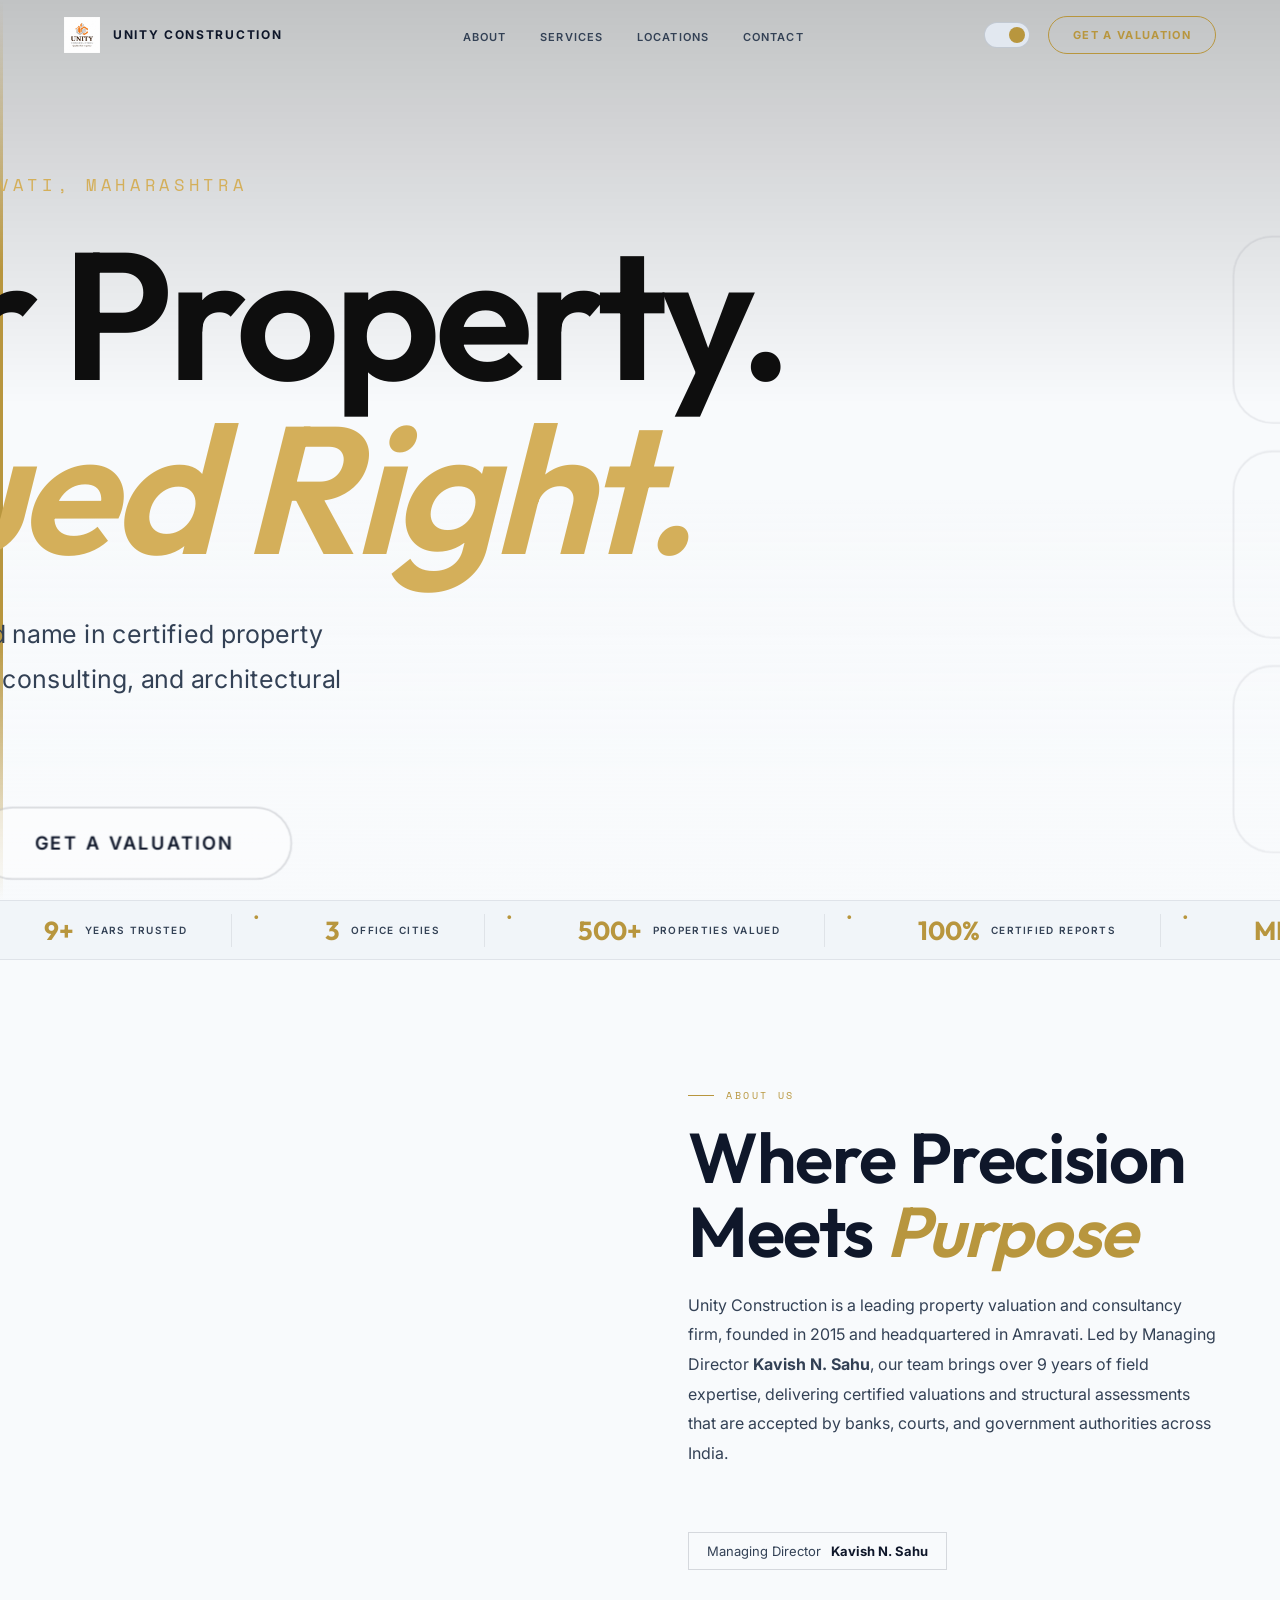
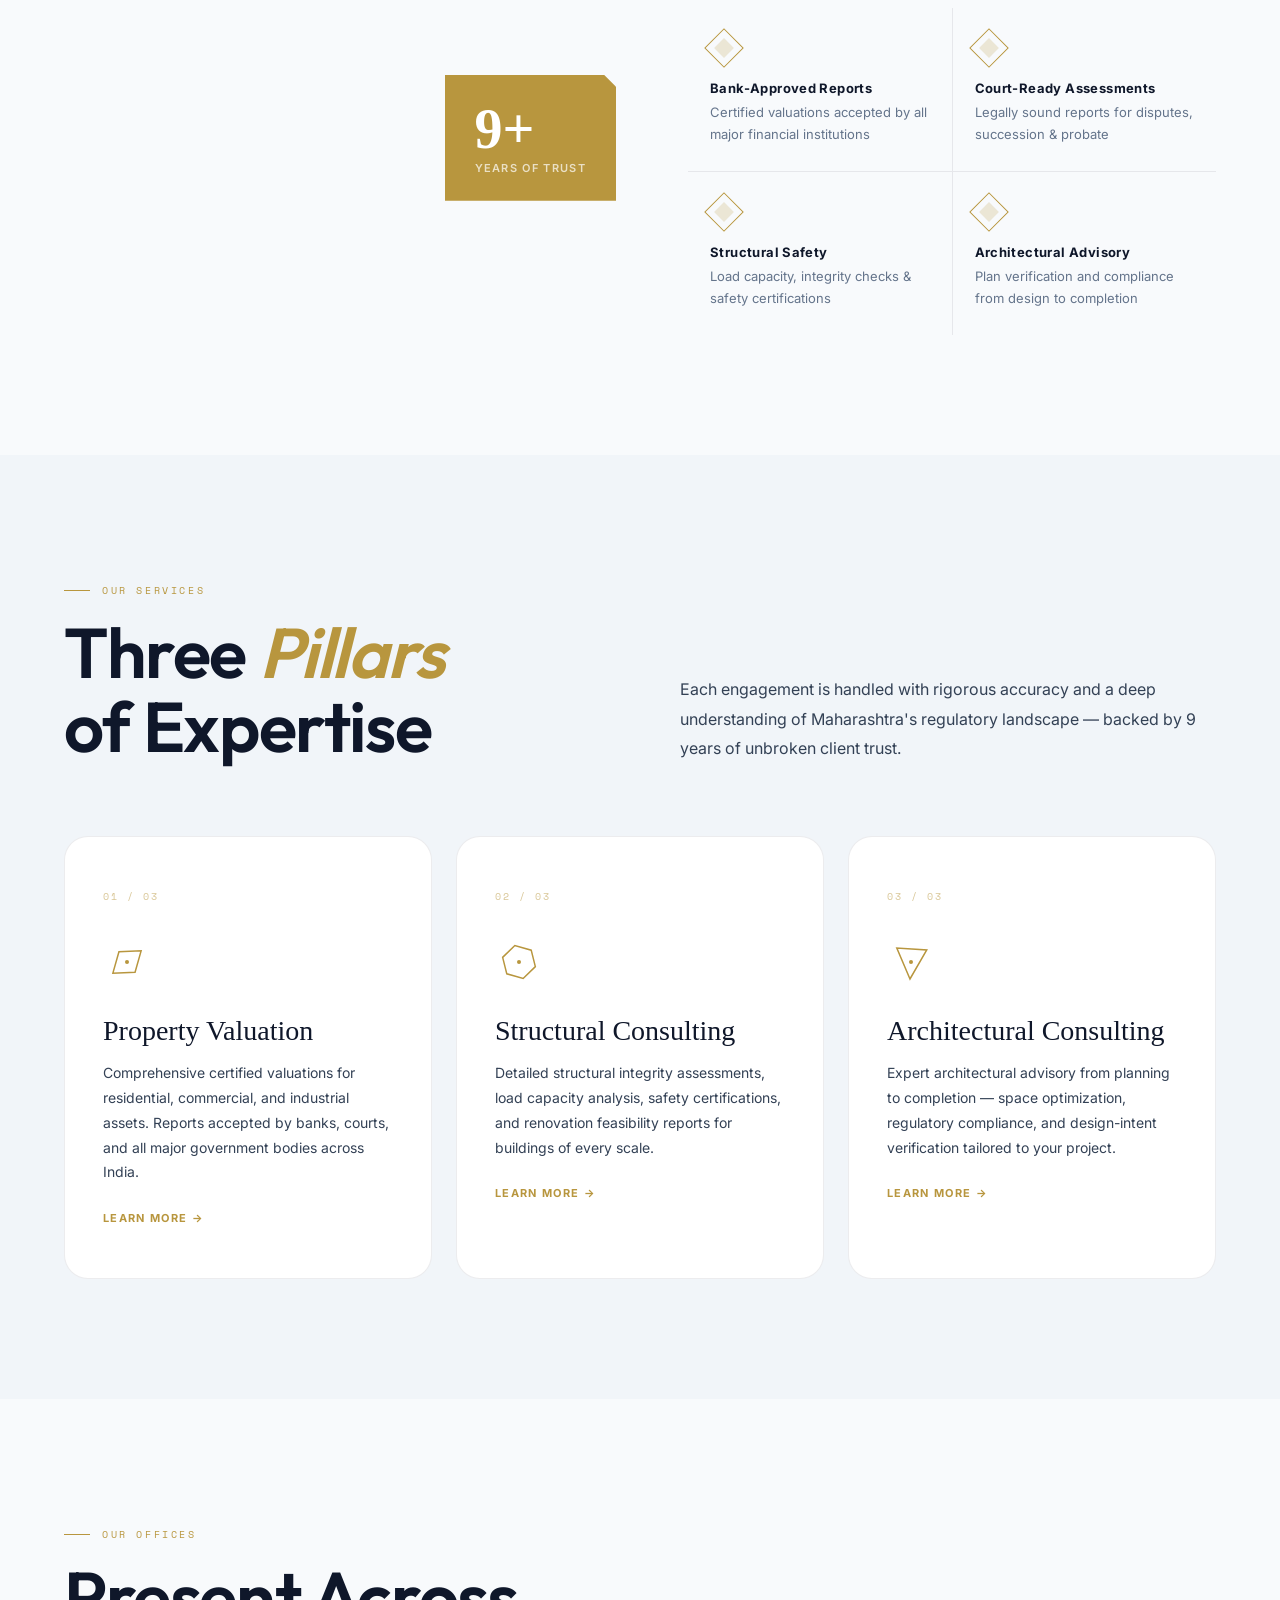
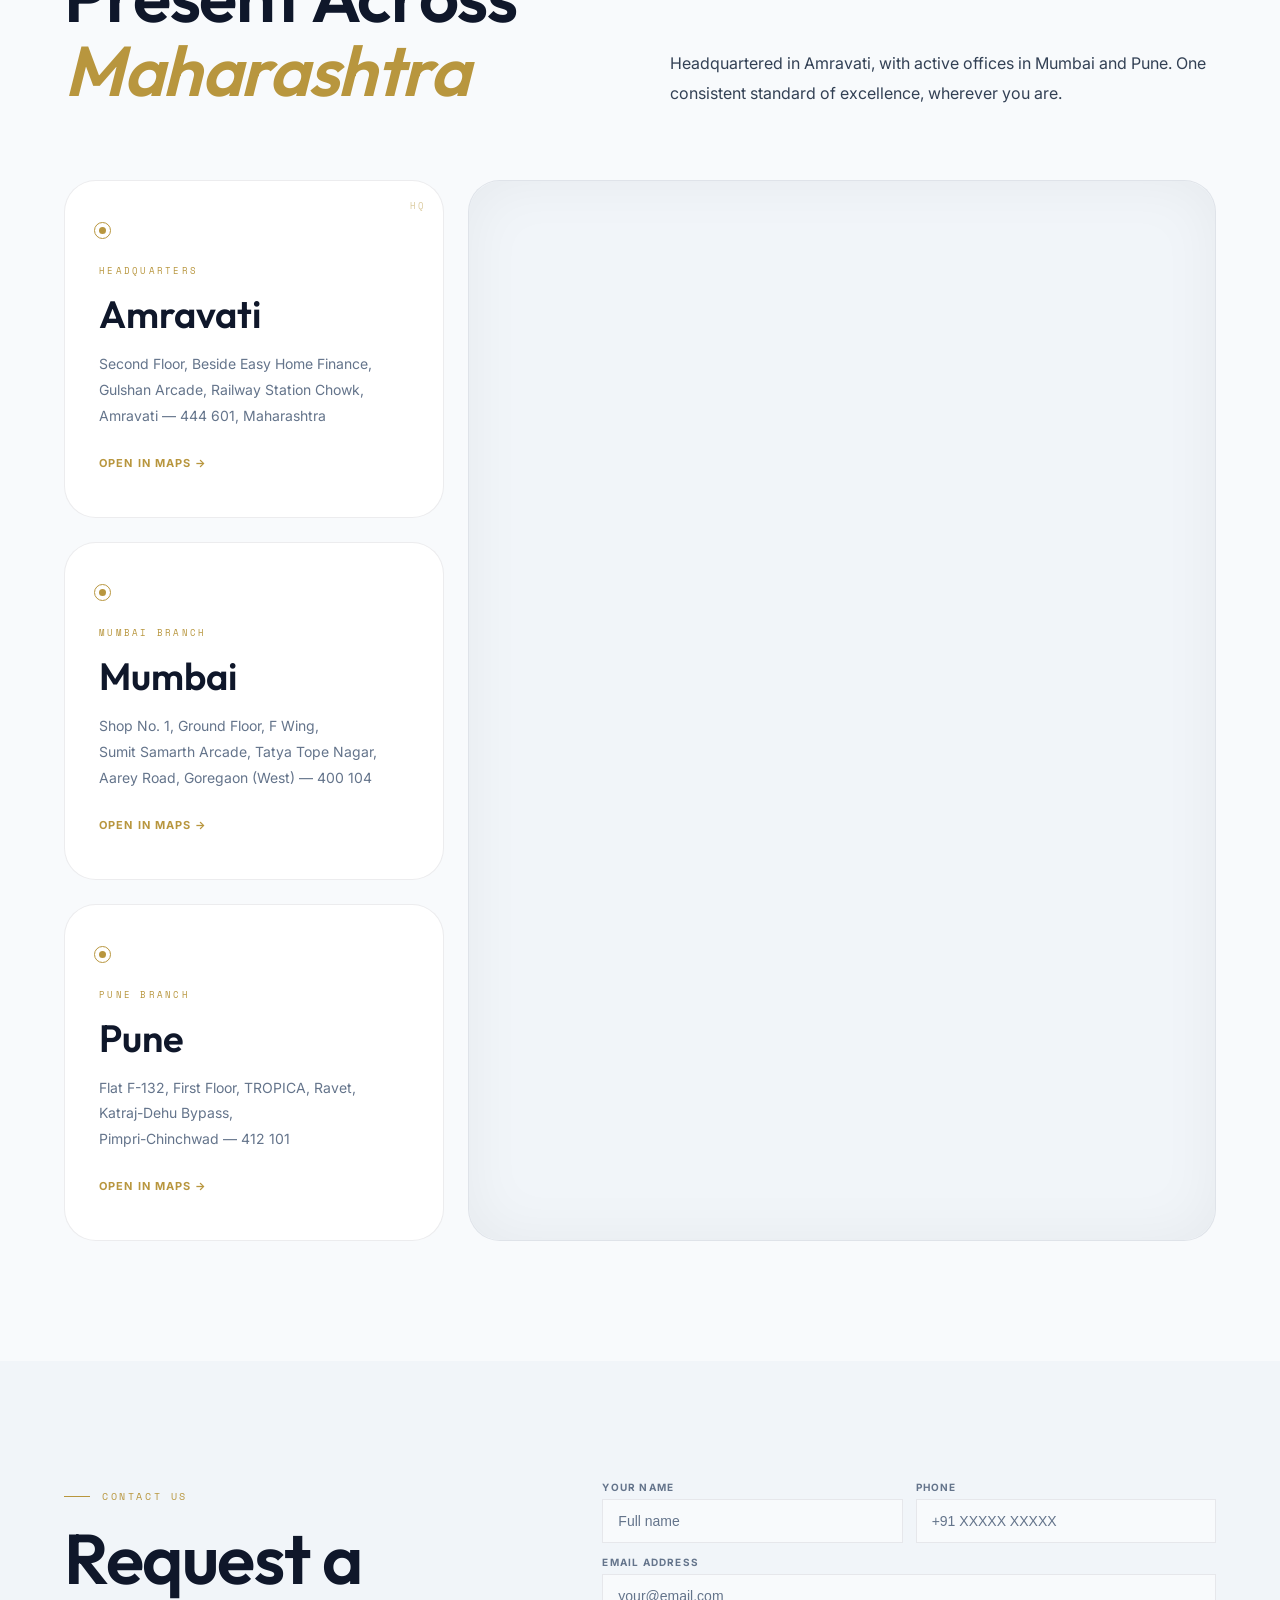
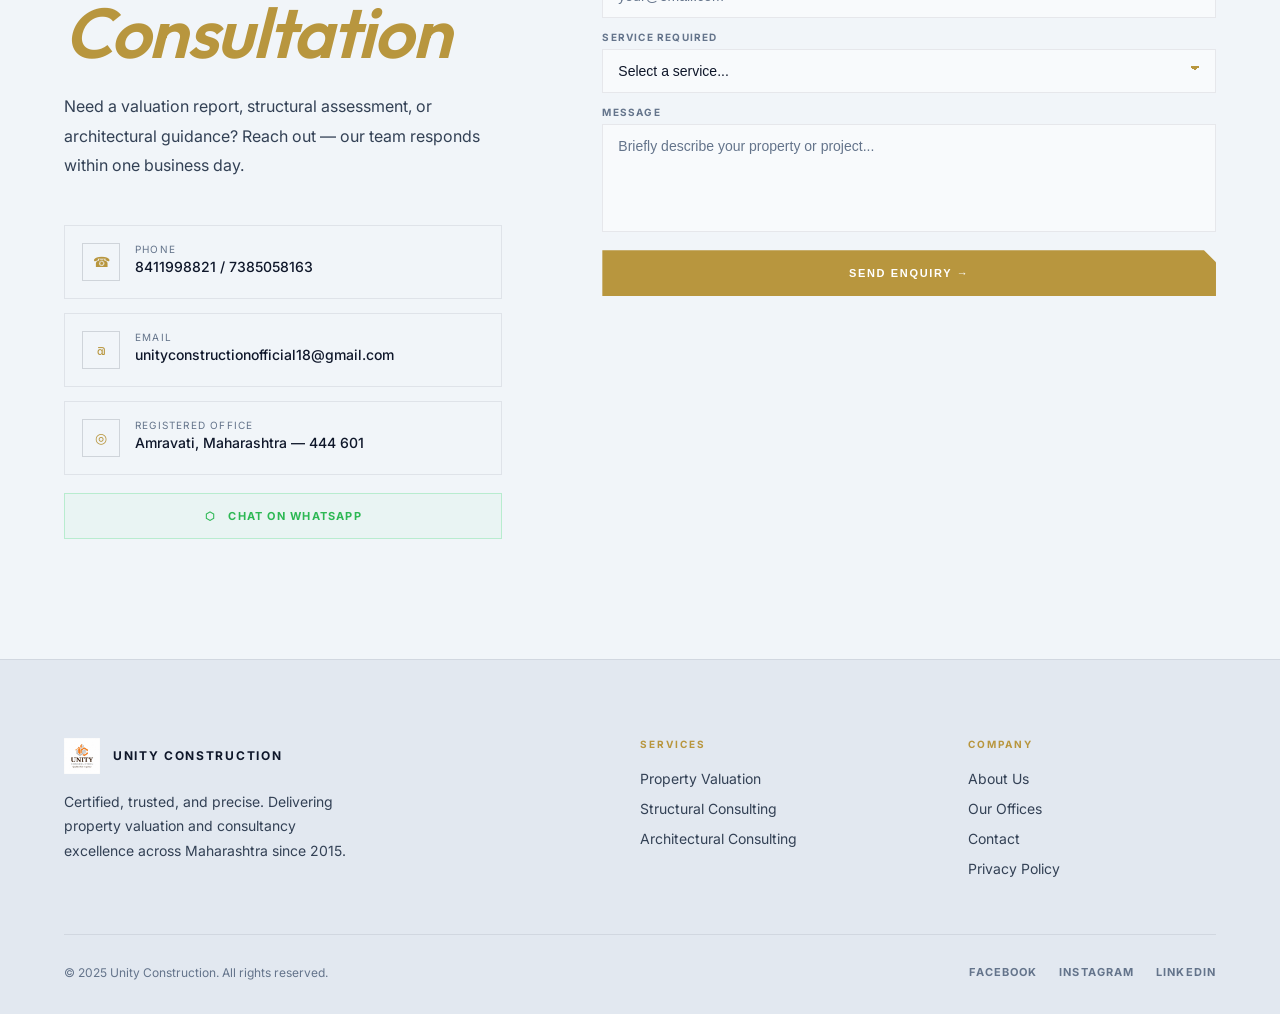
<file: index.html>
<!DOCTYPE html>
<html lang="en">
<head>
  <meta charset="UTF-8">
  <meta name="viewport" content="width=device-width, initial-scale=1.0">
  
  <!-- SEO Meta Tags -->
  <title>Unity Construction — Certified Property Valuation in Maharashtra</title>
  <meta name="description" content="Unity Construction delivers certified property valuation, structural safety consulting, and architectural advisory across Maharashtra. Trusted by banks, courts & government for 9+ years.">
  <meta name="keywords" content="property valuation Maharashtra, structural consulting, architectural advisory, Amravati, Mumbai, Pune, Kavish Sahu, bank valuation, certified valuation report">
  <meta name="author" content="Unity Construction">
  
  <link rel="preconnect" href="https://fonts.googleapis.com">
  <link rel="preconnect" href="https://fonts.gstatic.com" crossorigin>
  <link href="https://fonts.googleapis.com/css2?family=Inter:wght@400;500;600;700&family=Outfit:wght@300;400;500;600;700;800&family=Space+Mono:wght@400;700&display=swap" rel="stylesheet">
  
  <!-- Modular Stylesheet -->
  <link rel="stylesheet" href="css/styles.css">
</head>
<body data-theme="dark">

  <!-- ══ LOADING OVERLAY ══ -->
  <div id="loading-overlay">
    <div class="loading-logo">
      <img src="assets/logo.png" alt="Unity Construction" class="loading-logo-img">
    </div>
    <div class="loading-track">
      <div id="loading-bar"></div>
    </div>
    <span id="loading-percent">0%</span>
  </div>

  <!-- Custom Interactive Cursor -->
  <div id="cur"></div>
  <div id="cur-r"></div>
  
  <!-- Scroll Progress Bar -->
  <div id="sp"></div>

  <!-- ══ NAVIGATION ══ -->
  <nav id="nav">
    <a href="#" class="nlogo">
      <img src="assets/logo.png" alt="Unity Construction" class="nlogo-img">
      <span class="nlogo-name">Unity Construction</span>
    </a>
    <ul class="nlinks">
      <li><a href="#about">About</a></li>
      <li><a href="#services">Services</a></li>
      <li><a href="#locations">Locations</a></li>
      <li><a href="#contact">Contact</a></li>
    </ul>
    <div class="nr">
      <button class="tt" id="tt" title="Toggle theme"></button>
      <button class="ncta" id="enquire-now-btn">Get a Valuation</button>
    </div>
  </nav>

  <!-- ══ HERO SECTION ══ -->
  <section id="hero">
    <div class="hero-sticky">
      <!-- Video — ambient looping background -->
      <video id="hero-video" src="assets/video/hero.mp4" autoplay loop muted playsinline preload="auto"></video>

      <!-- Gradient overlays -->
      <div class="hov-top"></div>
      <div class="hov-line"></div>

      <!-- Hero text overlay -->
      <div id="hero-text">
        <div class="hcontent">
          <div class="hleft">
            <div class="htag">Est. 2015 &nbsp;·&nbsp; Amravati, Maharashtra</div>
            <h1 class="ht">Your Property.<br><em>Valued Right.</em></h1>
            <p class="hsubt">Maharashtra's most trusted name in certified property valuation, structural safety consulting, and architectural advisory — for 9+ years.</p>
            <div class="hbtns">
              <button class="bpri" id="hero-services-btn">Our Services</button>
              <button class="bsec" id="hero-contact-btn">Get a Valuation</button>
            </div>
          </div>
          <div class="hstats">
            <div class="hstat"><span class="hstat-n">9+</span><span class="hstat-l">Years of Excellence</span></div>
            <div class="hstat"><span class="hstat-n">3</span><span class="hstat-l">Cities Served</span></div>
            <div class="hstat"><span class="hstat-n">500+</span><span class="hstat-l">Properties Valued</span></div>
          </div>
        </div>
      </div>
    </div>
  </section>

  <!-- ══ MARQUEE LOOP ══ -->
  <div class="mwrap">
    <div class="mtrack">
      <div class="mitem"><span class="mn">9+</span><span class="ml">Years Trusted</span></div>
      <span class="mdot">●</span>
      <div class="mitem"><span class="mn">3</span><span class="ml">Office Cities</span></div>
      <span class="mdot">●</span>
      <div class="mitem"><span class="mn">500+</span><span class="ml">Properties Valued</span></div>
      <span class="mdot">●</span>
      <div class="mitem"><span class="mn">100%</span><span class="ml">Certified Reports</span></div>
      <span class="mdot">●</span>
      <div class="mitem"><span class="mn">MH</span><span class="ml">Pan-Maharashtra</span></div>
      <span class="mdot">●</span>
      <!-- duplicated for seamless loop -->
      <div class="mitem"><span class="mn">9+</span><span class="ml">Years Trusted</span></div>
      <span class="mdot">●</span>
      <div class="mitem"><span class="mn">3</span><span class="ml">Office Cities</span></div>
      <span class="mdot">●</span>
      <div class="mitem"><span class="mn">500+</span><span class="ml">Properties Valued</span></div>
      <span class="mdot">●</span>
      <div class="mitem"><span class="mn">100%</span><span class="ml">Certified Reports</span></div>
      <span class="mdot">●</span>
      <div class="mitem"><span class="mn">MH</span><span class="ml">Pan-Maharashtra</span></div>
      <span class="mdot">●</span>
    </div>
  </div>

  <!-- ══ ABOUT SECTION ══ -->
  <section id="about" class="sec">
    <div class="ag">
      <div class="acanvas-wrap rv">
        <canvas id="about-canvas"></canvas>
        <div class="afloat rv d2">
          <span class="afloat-n">9+</span>
          <span class="afloat-l">Years of Trust</span>
        </div>
      </div>
      <div class="atxt">
        <span class="ey rv">About Us</span>
        <h2 class="sh2 rv d1">Where Precision<br>Meets <em>Purpose</em></h2>
        <p class="sbody rv d2">Unity Construction is a leading property valuation and consultancy firm, founded in 2015 and headquartered in Amravati. Led by Managing Director <strong>Kavish N. Sahu</strong>, our team brings over 9 years of field expertise, delivering certified valuations and structural assessments that are accepted by banks, courts, and government authorities across India.</p>
        <div class="md-pill rv d2">
          <span>Managing Director</span>
          <strong>Kavish N. Sahu</strong>
        </div>
        <div class="aqs rv d3">
          <div class="aq"><div class="aq-gem"></div><div class="aq-n">Bank-Approved Reports</div><div class="aq-d">Certified valuations accepted by all major financial institutions</div></div>
          <div class="aq"><div class="aq-gem"></div><div class="aq-n">Court-Ready Assessments</div><div class="aq-d">Legally sound reports for disputes, succession & probate</div></div>
          <div class="aq"><div class="aq-gem"></div><div class="aq-n">Structural Safety</div><div class="aq-d">Load capacity, integrity checks & safety certifications</div></div>
          <div class="aq"><div class="aq-gem"></div><div class="aq-n">Architectural Advisory</div><div class="aq-d">Plan verification and compliance from design to completion</div></div>
        </div>
      </div>
    </div>
  </section>

  <!-- ══ SERVICES SECTION ══ -->
  <section id="services" class="sec">
    <div class="stop">
      <div>
        <span class="ey rv">Our Services</span>
        <h2 class="sh2 rv d1">Three <em>Pillars</em><br>of Expertise</h2>
      </div>
      <p class="sbody rv d2">Each engagement is handled with rigorous accuracy and a deep understanding of Maharashtra's regulatory landscape — backed by 9 years of unbroken client trust.</p>
    </div>
    <div class="sgrid rv">
      <div class="svc">
        <span class="sn">01 / 03</span>
        <canvas class="sorb" data-s="diamond"></canvas>
        <div class="sname">Property Valuation</div>
        <p class="sdesc">Comprehensive certified valuations for residential, commercial, and industrial assets. Reports accepted by banks, courts, and all major government bodies across India.</p>
        <span class="scta">Learn More &rarr;</span>
      </div>
      <div class="svc">
        <span class="sn">02 / 03</span>
        <canvas class="sorb" data-s="hex"></canvas>
        <div class="sname">Structural Consulting</div>
        <p class="sdesc">Detailed structural integrity assessments, load capacity analysis, safety certifications, and renovation feasibility reports for buildings of every scale.</p>
        <span class="scta">Learn More &rarr;</span>
      </div>
      <div class="svc">
        <span class="sn">03 / 03</span>
        <canvas class="sorb" data-s="tri"></canvas>
        <div class="sname">Architectural Consulting</div>
        <p class="sdesc">Expert architectural advisory from planning to completion — space optimization, regulatory compliance, and design-intent verification tailored to your project.</p>
        <span class="scta">Learn More &rarr;</span>
      </div>
    </div>
  </section>

  <!-- ══ LOCATIONS SECTION ══ -->
  <section id="locations" class="sec">
    <div class="lhead">
      <div>
        <span class="ey rv">Our Offices</span>
        <h2 class="sh2 rv d1">Present Across<br><em>Maharashtra</em></h2>
      </div>
      <p class="sbody rv d2">Headquartered in Amravati, with active offices in Mumbai and Pune. One consistent standard of excellence, wherever you are.</p>
    </div>
    <div class="loc-grid">
      <div class="loc-cards">
        <div class="office rv">
          <div class="odot"></div>
          <span class="otag">Headquarters</span>
          <div class="ocity">Amravati</div>
          <p class="oaddr">Second Floor, Beside Easy Home Finance,<br>Gulshan Arcade, Railway Station Chowk,<br>Amravati — 444 601, Maharashtra</p>
          <a href="https://maps.google.com/?q=Amravati+Railway+Station+Chowk+Maharashtra" target="_blank" rel="noopener noreferrer" class="olink">Open in Maps &rarr;</a>
        </div>
        <div class="office rv d1">
          <div class="odot"></div>
          <span class="otag">Mumbai Branch</span>
          <div class="ocity">Mumbai</div>
          <p class="oaddr">Shop No. 1, Ground Floor, F Wing,<br>Sumit Samarth Arcade, Tatya Tope Nagar,<br>Aarey Road, Goregaon (West) — 400 104</p>
          <a href="https://maps.google.com/?q=Goregaon+West+Aarey+Road+Mumbai" target="_blank" rel="noopener noreferrer" class="olink">Open in Maps &rarr;</a>
        </div>
        <div class="office rv d2">
          <div class="odot"></div>
          <span class="otag">Pune Branch</span>
          <div class="ocity">Pune</div>
          <p class="oaddr">Flat F-132, First Floor, TROPICA, Ravet,<br>Katraj-Dehu Bypass,<br>Pimpri-Chinchwad — 412 101</p>
          <a href="https://maps.google.com/?q=Ravet+Pimpri+Chinchwad+Pune" target="_blank" rel="noopener noreferrer" class="olink">Open in Maps &rarr;</a>
        </div>
      </div>
      <div class="loc-map rv d3">
        <iframe src="https://www.google.com/maps/d/embed?mid=1C5mpV8Ae1KRJzzgX7J8Nt3OMCYIsDjE&femb=1&ll=18.40463530555834%2C76.53686355000004&z=7" width="100%" height="100%" style="border:0;" allowfullscreen="" loading="lazy"></iframe>
        <div class="map-overlay"></div>
      </div>
    </div>
  </section>

  <!-- ══ CONTACT SECTION ══ -->
  <section id="contact" class="sec">
    <div class="cgrid">
      <div class="cleft">
        <span class="ey rv">Contact Us</span>
        <h2 class="sh2 rv d1">Request a<br><em>Consultation</em></h2>
        <p class="sbody rv d2">Need a valuation report, structural assessment, or architectural guidance? Reach out — our team responds within one business day.</p>
        <div class="cis rv d3">
          <div class="ci"><div class="ci-ic">☎</div><div><div class="ci-l">Phone</div><div class="ci-v">8411998821 / 7385058163</div></div></div>
          <div class="ci"><div class="ci-ic">@</div><div><div class="ci-l">Email</div><div class="ci-v">unityconstructionofficial18@gmail.com</div></div></div>
          <div class="ci"><div class="ci-ic">◎</div><div><div class="ci-l">Registered Office</div><div class="ci-v">Amravati, Maharashtra — 444 601</div></div></div>
          <a href="https://api.whatsapp.com/send?phone=918411998821&text=Hi%2C%20I%20need%20a%20consultation" target="_blank" rel="noopener noreferrer" class="wa">⬡ &nbsp; Chat on WhatsApp</a>
        </div>
      </div>
      
      <!-- Contact Form -->
      <form id="contact-form" class="cform rv d2" novalidate>
        <div class="cf-row">
          <div class="cfg">
            <label for="form-name">Your Name</label>
            <input type="text" id="form-name" placeholder="Full name" required>
          </div>
          <div class="cfg">
            <label for="form-phone">Phone</label>
            <input type="tel" id="form-phone" placeholder="+91 XXXXX XXXXX" required>
          </div>
        </div>
        <div class="cfg">
          <label for="form-email">Email Address</label>
          <input type="email" id="form-email" placeholder="your@email.com">
        </div>
        <div class="cfg">
          <label for="form-service">Service Required</label>
          <select id="form-service" required>
            <option value="">Select a service...</option>
            <option value="Property Valuation">Property Valuation</option>
            <option value="Structural Consulting">Structural Consulting</option>
            <option value="Architectural Consulting">Architectural Consulting</option>
            <option value="General Inquiry">General Inquiry</option>
          </select>
        </div>
        <div class="cfg">
          <label for="form-message">Message</label>
          <textarea id="form-message" placeholder="Briefly describe your property or project..." required></textarea>
        </div>
        <button type="submit" class="csub" id="submit-btn">Send Enquiry &rarr;</button>
      </form>
    </div>
  </section>

  <!-- ══ FOOTER SECTION ══ -->
  <footer>
    <div class="fg">
      <div class="fb">
        <a href="#" class="nlogo" style="margin-bottom: 16px; display: inline-flex;">
          <img src="assets/logo.png" alt="Unity Construction" class="nlogo-img">
          <span class="nlogo-name">Unity Construction</span>
        </a>
        <p>Certified, trusted, and precise. Delivering property valuation and consultancy excellence across Maharashtra since 2015.</p>
      </div>
      <div class="fc">
        <h4>Services</h4>
        <ul>
          <li><a href="#services">Property Valuation</a></li>
          <li><a href="#services">Structural Consulting</a></li>
          <li><a href="#services">Architectural Consulting</a></li>
        </ul>
      </div>
      <div class="fc">
        <h4>Company</h4>
        <ul>
          <li><a href="#about">About Us</a></li>
          <li><a href="#locations">Our Offices</a></li>
          <li><a href="#contact">Contact</a></li>
          <li><a href="#">Privacy Policy</a></li>
        </ul>
      </div>
    </div>
    <div class="fbot">
      <p>© 2025 Unity Construction. All rights reserved.</p>
      <div class="fsoc">
        <a href="https://www.facebook.com/profile.php?id=100093304771966" target="_blank" rel="noopener noreferrer">Facebook</a>
        <a href="#">Instagram</a>
        <a href="#">LinkedIn</a>
      </div>
    </div>
  </footer>

  <!-- Modular Script Files -->
  <script src="js/main.js" defer></script>
  <script src="js/cursor.js" defer></script>
  <script src="js/scroll-engine.js" defer></script>
  <script src="js/canvas-about.js" defer></script>
  <script src="js/canvas-services.js" defer></script>
</body>
</html>
</file>
<file: css/styles.css>
/* 
 * Unity Construction - Custom Stylesheet
 * Version: 2.0.0
 * Architecture: Valuation. Structure. Architecture.
 */

/* ==========================================================================
   1. RESET & SYSTEM DEFAULTS
   ========================================================================== */
*,
*::before,
*::after {
  margin: 0;
  padding: 0;
  box-sizing: border-box;
}

:root {
  --gold: #B8963E;
  --gold-hi: #D4AF5A;
  --gold-pale: #E8D5A3;
  --ease: cubic-bezier(0.16, 1, 0.3, 1);
}

[data-theme="dark"] {
  --bg: #000000;
  --bg2: #0A0A0A;
  --bg3: #111111;
  --text: #FFFFFF;
  --text2: #A1A1AA;
  --text3: #71717A;
  --border: rgba(255, 255, 255, 0.08);
  --border2: rgba(255, 255, 255, 0.15);
  --nav: rgba(0, 0, 0, 0.7);
  --surface: #09090B;
  --grid: rgba(255, 255, 255, 0.025);
}

[data-theme="light"] {
  --bg: #F8FAFC;
  --bg2: #F1F5F9;
  --bg3: #E2E8F0;
  --text: #0F172A;
  --text2: #334155;
  --text3: #64748B;
  --border: rgba(15, 23, 42, 0.08);
  --border2: rgba(15, 23, 42, 0.15);
  --nav: rgba(248, 250, 252, 0.88);
  --surface: #FFFFFF;
  --grid: rgba(15, 23, 42, 0.035);
}

html {
  scroll-behavior: smooth;
}

body {
  font-family: 'Inter', sans-serif;
  background-color: var(--bg);
  color: var(--text);
  overflow-x: hidden;
  cursor: none; /* Hidden for custom cursor, overridden on touch devices below */
  transition: background-color 0.55s var(--ease), color 0.55s var(--ease);
}

/* Fallback default cursor on touchscreens or devices that don't support fine pointer */
@media (hover: none), (pointer: coarse) {
  body {
    cursor: auto !important;
  }
}

/* ==========================================================================
   2. CUSTOM INTERACTIVE CURSOR
   ========================================================================== */
#cur {
  position: fixed;
  pointer-events: none;
  z-index: 9999;
  width: 8px;
  height: 8px;
  background: var(--gold-hi);
  border-radius: 2px;
  transform: translate(-50%, -50%) rotate(45deg);
  transition: width 0.3s, height 0.3s, background 0.3s, transform 0.4s var(--ease);
  mix-blend-mode: normal;
}

#cur-r {
  position: fixed;
  pointer-events: none;
  z-index: 9998;
  width: 44px;
  height: 44px;
  border: 1px solid rgba(184, 150, 62, 0.4);
  border-radius: 50%;
  transform: translate(-50%, -50%);
  transition: width 0.4s var(--ease), height 0.4s var(--ease), opacity 0.4s, transform 0.5s var(--ease);
}

#cur-r::before, #cur-r::after {
  content: '';
  position: absolute;
  background: rgba(184, 150, 62, 0.4);
}

#cur-r::before {
  top: 50%;
  left: -8px;
  right: -8px;
  height: 1px;
  transform: translateY(-50%);
}

#cur-r::after {
  left: 50%;
  top: -8px;
  bottom: -8px;
  width: 1px;
  transform: translateX(-50%);
}

body.hov #cur {
  width: 14px;
  height: 14px;
  background: var(--gold);
  transform: translate(-50%, -50%) rotate(0deg);
}

body.hov #cur-r {
  width: 58px;
  height: 58px;
  opacity: 0.2;
  transform: translate(-50%, -50%) rotate(45deg);
}

/* Hide custom cursor on mobile devices */
@media (hover: none) and (pointer: coarse) {
  #cur,
  #cur-r {
    display: none !important;
  }
}

/* ==========================================================================
   3. NAVIGATION BAR
   ========================================================================== */
#sp {
  position: fixed;
  top: 0;
  left: 0;
  height: 2px;
  background: linear-gradient(90deg, var(--gold), var(--gold-hi));
  z-index: 1002;
  pointer-events: none;
}

nav {
  position: fixed;
  top: 0;
  left: 0;
  right: 0;
  z-index: 100;
  height: 70px;
  padding: 0 5vw;
  display: flex;
  align-items: center;
  justify-content: space-between;
  border-bottom: 1px solid transparent;
  transition: background 0.45s, backdrop-filter 0.45s, border-color 0.45s;
}

nav.stuck {
  background: var(--nav);
  backdrop-filter: blur(22px) saturate(1.5);
  -webkit-backdrop-filter: blur(22px) saturate(1.5);
  border-bottom-color: var(--border);
}

.nlogo {
  display: flex;
  align-items: center;
  gap: 13px;
  text-decoration: none;
}

.nlogo-gem {
  width: 36px;
  height: 36px;
  display: flex;
  align-items: center;
  justify-content: center;
  position: relative;
}

.nlogo-gem::before {
  content: '';
  position: absolute;
  inset: 0;
  border: 1.5px solid var(--gold);
  transform: rotate(45deg);
  transition: transform 0.55s var(--ease);
}

.nlogo-gem::after {
  content: '';
  position: absolute;
  inset: 9px;
  background: var(--gold);
  opacity: 0.25;
  transform: rotate(45deg);
}

.nlogo:hover .nlogo-gem::before {
  transform: rotate(135deg);
}

/* Logo image in nav (replaces the geometric gem) */
.nlogo-img {
  width: 36px;
  height: 36px;
  object-fit: contain;
  display: block;
  filter: none;
}

[data-theme="dark"] .nlogo-img {
  /* Keep the logo recognisable on dark backgrounds */
  filter: brightness(1.1);
}

.nlogo-u {
  font-family: 'Outfit', sans-serif;
  font-size: 18px;
  font-weight: 700;
  color: var(--gold);
  z-index: 1;
  position: relative;
}

.nlogo-name {
  font-size: 12px;
  font-weight: 700;
  letter-spacing: 0.14em;
  text-transform: uppercase;
  color: var(--text);
}

.nlinks {
  display: flex;
  gap: 34px;
  list-style: none;
}

.nlinks a {
  font-size: 11px;
  font-weight: 600;
  letter-spacing: 0.1em;
  text-transform: uppercase;
  color: var(--text2);
  text-decoration: none;
  position: relative;
  padding-bottom: 3px;
  transition: color 0.3s;
}

.nlinks a::after {
  content: '';
  position: absolute;
  bottom: 0;
  left: 0;
  width: 0;
  height: 1px;
  background: var(--gold);
  transition: width 0.35s var(--ease);
}

.nlinks a:hover {
  color: var(--gold);
}

.nlinks a:hover::after {
  width: 100%;
}

.nr {
  display: flex;
  align-items: center;
  gap: 18px;
}

/* Theme Toggle Swtich */
.tt {
  width: 46px;
  height: 26px;
  border-radius: 13px;
  background: var(--bg3);
  border: 1px solid var(--border2);
  cursor: pointer;
  position: relative;
  transition: background 0.4s;
  flex-shrink: 0;
  appearance: none;
  -webkit-appearance: none;
}

.tt::after {
  content: '';
  position: absolute;
  top: 4px;
  left: 4px;
  width: 16px;
  height: 16px;
  border-radius: 50%;
  background: var(--gold);
  transition: transform 0.4s var(--ease), background 0.4s;
}

[data-theme="light"] .tt::after {
  transform: translateX(20px);
}

.ncta {
  padding: 11px 24px;
  border: 1.5px solid var(--gold);
  background: transparent;
  color: var(--gold);
  font-family: 'Inter', sans-serif;
  font-size: 11px;
  font-weight: 700;
  letter-spacing: 0.12em;
  text-transform: uppercase;
  cursor: pointer;
  transition: background 0.3s, color 0.3s, transform 0.3s var(--ease);
  border-radius: 40px;
}

.ncta:hover {
  background: var(--gold);
  color: #fff;
  transform: scale(1.05);
}

/* ==========================================================================
   4. LOADING OVERLAY
   ========================================================================== */
#loading-overlay {
  position: fixed;
  inset: 0;
  z-index: 10000;
  background: #0C0C0C;
  display: flex;
  flex-direction: column;
  align-items: center;
  justify-content: center;
  gap: 28px;
  transition: opacity 0.6s var(--ease);
}

.loading-logo {
  display: flex;
  align-items: center;
  gap: 13px;
}

.loading-logo-img {
  width: 56px;
  height: 56px;
  object-fit: contain;
}

.loading-logo .nlogo-gem {
  width: 48px;
  height: 48px;
}

.loading-logo .nlogo-name {
  font-size: 14px;
  color: #F0EDE6;
}

.loading-track {
  width: 240px;
  height: 2px;
  background: rgba(255, 255, 255, 0.08);
  border-radius: 1px;
  overflow: hidden;
}

#loading-bar {
  height: 100%;
  width: 0%;
  background: linear-gradient(90deg, var(--gold), var(--gold-hi));
  border-radius: 1px;
  transition: width 0.15s linear;
}

#loading-percent {
  font-family: 'Space Mono', monospace;
  font-size: 11px;
  letter-spacing: 0.2em;
  color: rgba(255, 255, 255, 0.35);
}

/* ==========================================================================
   4b. HERO SECTION
   ========================================================================== */
#hero {
  position: relative;
  height: 100vh;
  width: 100%;
  overflow: hidden;
}

.hero-sticky {
  position: absolute;
  inset: 0;
  width: 100%;
  height: 100%;
}

#hero-video {
  position: absolute;
  inset: 0;
  width: 100%;
  height: 100%;
  object-fit: cover;
  will-change: transform;
  transform: translateZ(0);
}

@media (max-width: 768px) {
  #hero-video {
    transform: scale(1.3) translateZ(0);
  }
}

.hov-top {
  position: absolute;
  inset: 0;
  z-index: 1;
  pointer-events: none;
  background: linear-gradient(180deg, rgba(0,0,0,0.42) 0%, rgba(0,0,0,0.05) 30%, rgba(0,0,0,0) 50%, rgba(0,0,0,0.55) 75%, rgba(0,0,0,0.88) 100%);
}

[data-theme="light"] .hov-top {
  background: linear-gradient(180deg, rgba(0,0,0,0.22) 0%, rgba(0,0,0,0) 45%, rgba(248,250,252,0) 55%, rgba(248,250,252,0.85) 82%, rgba(248,250,252,1) 100%);
}

.hov-line {
  position: absolute;
  left: 0;
  top: 0;
  bottom: 0;
  width: 3px;
  z-index: 3;
  pointer-events: none;
  background: linear-gradient(180deg, transparent, var(--gold) 30%, var(--gold) 70%, transparent);
}

#hero-text {
  position: absolute;
  inset: 0;
  z-index: 4;
  display: flex;
  flex-direction: column;
  justify-content: flex-end;
  transition: opacity 0.05s linear;
}

.hcontent {
  position: relative;
  z-index: 4;
  padding: 0 5vw 72px;
  display: grid;
  grid-template-columns: 1fr auto;
  align-items: end;
  gap: 60px;
}

@media (max-width: 768px) {
  .hcontent {
    grid-template-columns: 1fr;
    gap: 30px;
    padding-bottom: 50px;
  }
}

.htag {
  display: inline-flex;
  align-items: center;
  gap: 10px;
  font-family: 'Space Mono', monospace;
  font-size: 10px;
  letter-spacing: 0.28em;
  text-transform: uppercase;
  color: var(--gold-hi);
  margin-bottom: 18px;
  opacity: 0;
  animation: aUp 0.8s 0.15s var(--ease) forwards;
}

.htag::before {
  content: '';
  display: block;
  width: 22px;
  height: 1px;
  background: var(--gold-hi);
}

h1.ht {
  font-family: 'Outfit', sans-serif;
  font-size: clamp(54px, 8.5vw, 124px);
  font-weight: 600;
  line-height: 0.95;
  letter-spacing: -0.03em;
  color: #fff;
  opacity: 0;
  animation: aUp 1s 0.28s var(--ease) forwards;
}

[data-theme="light"] h1.ht { color: #0E0E0E; }

h1.ht em { font-style: italic; color: var(--gold-hi); }

.hsubt {
  margin-top: 24px;
  font-size: 15px;
  font-weight: 400;
  line-height: 1.8;
  color: rgba(255, 255, 255, 0.58);
  max-width: 400px;
  opacity: 0;
  animation: aUp 0.9s 0.42s var(--ease) forwards;
}

[data-theme="light"] .hsubt { color: var(--text2); }

.hbtns {
  margin-top: 36px;
  display: flex;
  gap: 12px;
  opacity: 0;
  animation: aUp 0.9s 0.56s var(--ease) forwards;
}

.bpri {
  padding: 14px 34px;
  background: var(--gold);
  color: #fff;
  font-family: 'Inter', sans-serif;
  font-size: 11px;
  font-weight: 700;
  letter-spacing: 0.13em;
  text-transform: uppercase;
  border: none;
  cursor: pointer;
  border-radius: 40px;
  transition: background 0.3s, transform 0.25s var(--ease);
}

.bpri:hover { background: var(--gold-hi); transform: scale(1.05); }

.bsec {
  padding: 14px 34px;
  background: rgba(255, 255, 255, 0.08);
  border: 1px solid rgba(255, 255, 255, 0.22);
  color: #fff;
  font-family: 'Inter', sans-serif;
  font-size: 11px;
  font-weight: 600;
  letter-spacing: 0.13em;
  text-transform: uppercase;
  cursor: pointer;
  border-radius: 40px;
  transition: border-color 0.3s, color 0.3s, background 0.3s, transform 0.25s var(--ease);
  backdrop-filter: blur(8px);
}

[data-theme="light"] .bsec { border-color: var(--border2); color: var(--text); background: rgba(255, 255, 255, 0.4); }
.bsec:hover { border-color: var(--gold); color: var(--gold); background: rgba(184, 150, 62, 0.06); transform: scale(1.05); }

.hstats {
  display: flex;
  flex-direction: column;
  align-items: flex-end;
  gap: 0;
  opacity: 0;
  animation: aUp 0.9s 0.62s var(--ease) forwards;
}

@media (max-width: 768px) { .hstats { align-items: flex-start; } }

.hstat {
  padding: 24px;
  background: rgba(255, 255, 255, 0.03);
  backdrop-filter: blur(16px);
  -webkit-backdrop-filter: blur(16px);
  border: 1px solid var(--border);
  border-radius: 24px;
  width: 220px;
  text-align: right;
  transition: transform 0.4s var(--ease), background 0.4s;
  margin-bottom: 16px;
}

.hstat:hover {
  transform: translateY(-4px) scale(1.02);
  background: rgba(255, 255, 255, 0.06);
}

@media (max-width: 768px) { .hstat { text-align: left; width: 100%; } }

.hstat-n {
  font-family: 'Outfit', sans-serif;
  font-size: 48px;
  font-weight: 700;
  line-height: 1;
  letter-spacing: -0.02em;
  color: #fff;
  display: block;
}

[data-theme="light"] .hstat-n { color: var(--text); }

.hstat-l {
  font-size: 10px;
  font-weight: 600;
  letter-spacing: 0.14em;
  text-transform: uppercase;
  color: rgba(255, 255, 255, 0.38);
  display: block;
  margin-top: 3px;
}

[data-theme="light"] .hstat-l { color: var(--text3); }

.hscroll {
  position: absolute;
  bottom: 28px;
  left: 50%;
  transform: translateX(-50%);
  z-index: 5;
  display: flex;
  flex-direction: column;
  align-items: center;
  gap: 8px;
  opacity: 0;
  animation: aFade 1s 1.1s forwards;
}

.hscroll span {
  font-family: 'Space Mono', monospace;
  font-size: 9px;
  letter-spacing: 0.24em;
  text-transform: uppercase;
  color: rgba(255, 255, 255, 0.3);
}

.hscroll-bar {
  width: 1px;
  height: 52px;
  background: linear-gradient(var(--gold), transparent);
  animation: pulse 2.2s infinite;
}

.hbadge {
  position: absolute;
  top: 90px;
  right: 5vw;
  z-index: 6;
  display: flex;
  align-items: center;
  gap: 10px;
  padding: 10px 16px;
  border: 1px solid rgba(184, 150, 62, 0.3);
  background: rgba(0, 0, 0, 0.35);
  backdrop-filter: blur(12px);
  opacity: 0;
  animation: aFade 1s 0.9s forwards;
}

[data-theme="light"] .hbadge { background: rgba(243, 240, 232, 0.6); }

.hbadge-dot {
  width: 6px; height: 6px; border-radius: 50%;
  background: #4CAF50; animation: blink 1.8s infinite;
}

.hbadge-txt {
  font-family: 'Space Mono', monospace;
  font-size: 9px;
  letter-spacing: 0.2em;
  text-transform: uppercase;
  color: rgba(255, 255, 255, 0.7);
}

[data-theme="light"] .hbadge-txt { color: var(--text2); }

/* ==========================================================================
   4c. HERO ANNOTATION CARDS — Glassmorphism
   ========================================================================== */
.hero-annotation {
  position: absolute;
  z-index: 5;
  padding: 22px 28px;
  background: rgba(0, 0, 0, 0.5);
  backdrop-filter: blur(24px) saturate(1.4);
  -webkit-backdrop-filter: blur(24px) saturate(1.4);
  border: 1px solid rgba(255, 255, 255, 0.1);
  border-radius: 16px;
  max-width: 280px;
  transition: opacity 0.4s var(--ease), transform 0.4s var(--ease);
}

[data-theme="light"] .hero-annotation {
  background: rgba(255, 255, 255, 0.55);
  border: 1px solid rgba(0, 0, 0, 0.08);
}

.hero-card-hidden { opacity: 0; transform: translateY(20px); pointer-events: none; }
.hero-card-visible { opacity: 1; transform: translateY(0); pointer-events: auto; }

.hero-annotation .ha-num {
  font-family: 'Space Mono', monospace;
  font-size: 9px; letter-spacing: 0.2em; text-transform: uppercase;
  color: var(--gold); margin-bottom: 10px; display: block;
}

.hero-annotation .ha-title {
  font-family: 'Outfit', sans-serif;
  font-size: 24px; font-weight: 600; color: #fff;
  line-height: 1.15; margin-bottom: 8px;
}

[data-theme="light"] .hero-annotation .ha-title { color: var(--text); }

.hero-annotation .ha-desc {
  font-size: 13px; line-height: 1.6;
  color: rgba(255, 255, 255, 0.55);
}

[data-theme="light"] .hero-annotation .ha-desc { color: var(--text2); }

#hero-card-1 { left: 5vw; top: 50%; transform: translateY(-50%); }
#hero-card-1.hero-card-visible { transform: translateY(-50%); }
#hero-card-1.hero-card-hidden { transform: translateY(calc(-50% + 20px)); }

#hero-card-2 { right: 5vw; top: 40%; }

#hero-card-3 { left: 50%; bottom: 18%; transform: translateX(-50%); }
#hero-card-3.hero-card-visible { transform: translateX(-50%); }
#hero-card-3.hero-card-hidden { transform: translateX(-50%) translateY(20px); }

@media (max-width: 768px) {
  .hero-annotation { max-width: 220px; padding: 16px 20px; }
  #hero-card-1 { left: 4vw; top: auto; bottom: 22%; transform: none; }
  #hero-card-1.hero-card-visible { transform: none; }
  #hero-card-1.hero-card-hidden { transform: translateY(20px); }
  #hero-card-2 { right: 4vw; top: 30%; }
  #hero-card-3 { left: 4vw; bottom: 12%; transform: none; }
  #hero-card-3.hero-card-visible { transform: none; }
  #hero-card-3.hero-card-hidden { transform: translateY(20px); }
}


/* ==========================================================================
   5. TEXT MARQUEE
   ========================================================================== */
.mwrap {
  overflow: hidden;
  border-top: 1px solid var(--border);
  border-bottom: 1px solid var(--border);
  background: var(--bg2);
  height: 60px;
  display: flex;
  align-items: center;
}

.mtrack {
  display: flex;
  width: max-content;
  animation: marquee 26s linear infinite;
}

.mitem {
  display: flex;
  align-items: center;
  gap: 0;
  padding: 0 44px;
  border-right: 1px solid var(--border);
  white-space: nowrap;
  flex-shrink: 0;
}

.mitem .mn {
  font-family: 'Outfit', sans-serif;
  font-size: 26px;
  font-weight: 700;
  color: var(--gold);
  margin-right: 11px;
}

.mitem .ml {
  font-size: 10px;
  font-weight: 600;
  letter-spacing: 0.13em;
  text-transform: uppercase;
  color: var(--text2);
}

.mdot {
  color: var(--gold);
  font-size: 5px;
  margin: 0 22px;
}

/* ==========================================================================
   6. COMMON SECTION STYLES
   ========================================================================== */
.sec {
  padding: 120px 5vw;
}

@media (max-width: 768px) {
  .sec {
    padding: 80px 5vw;
  }
}

.ey {
  display: inline-flex;
  align-items: center;
  gap: 12px;
  font-family: 'Space Mono', monospace;
  font-size: 10px;
  letter-spacing: 0.26em;
  text-transform: uppercase;
  color: var(--gold);
  margin-bottom: 18px;
}

.ey::before {
  content: '';
  display: block;
  width: 26px;
  height: 1px;
  background: var(--gold);
}

.sh2 {
  font-family: 'Outfit', sans-serif;
  font-size: clamp(40px, 5.5vw, 76px);
  font-weight: 600;
  line-height: 1.05;
  letter-spacing: -0.02em;
  color: var(--text);
}

.sh2 em {
  font-style: italic;
  color: var(--gold);
}

.sbody {
  font-size: 16px;
  font-weight: 400;
  line-height: 1.85;
  color: var(--text2);
}

/* ==========================================================================
   7. ABOUT COMPONENT
   ========================================================================== */
#about {
  background: var(--bg);
}

.ag {
  display: grid;
  grid-template-columns: 1fr 1fr;
  gap: 96px;
  align-items: center;
}

@media (max-width: 991px) {
  .ag {
    grid-template-columns: 1fr;
    gap: 60px;
  }
}

.acanvas-wrap {
  position: relative;
  aspect-ratio: 1 / 1.05;
  width: 100%;
}

#about-canvas {
  width: 100%;
  height: 100%;
  display: block;
}

.afloat {
  position: absolute;
  bottom: -16px;
  right: -24px;
  padding: 26px 30px;
  background: var(--gold);
  clip-path: polygon(0 0, calc(100% - 12px) 0, 100% 12px, 100% 100%, 0 100%);
}

@media (max-width: 576px) {
  .afloat {
    right: 0px;
    bottom: -10px;
    padding: 16px 20px;
  }
}

.afloat-n {
  font-family: 'Cormorant Garamond', serif;
  font-size: 56px;
  font-weight: 700;
  color: #fff;
  line-height: 1;
  display: block;
}

.afloat-l {
  font-size: 11px;
  font-weight: 600;
  letter-spacing: 0.12em;
  text-transform: uppercase;
  color: rgba(255, 255, 255, 0.7);
  margin-top: 4px;
  display: block;
}

.atxt .sh2 {
  margin-bottom: 22px;
}

.atxt .sbody {
  margin-bottom: 40px;
}

.md-pill {
  display: inline-flex;
  align-items: center;
  gap: 10px;
  padding: 10px 18px;
  border: 1px solid var(--border2);
  font-size: 13px;
  color: var(--text2);
  margin-top: 24px;
}

.md-pill strong {
  color: var(--text);
  font-weight: 700;
}

.aqs {
  display: grid;
  grid-template-columns: 1fr 1fr;
  gap: 1px;
  background: var(--border);
  margin-top: 38px;
}

@media (max-width: 576px) {
  .aqs {
    grid-template-columns: 1fr;
  }
}

.aq {
  background: var(--bg);
  padding: 26px 22px;
  transition: background 0.3s;
}

.aq:hover {
  background: var(--bg2);
}

.aq-gem {
  width: 28px;
  height: 28px;
  border: 1px solid var(--gold);
  transform: rotate(45deg);
  margin-bottom: 18px;
  position: relative;
  transition: transform 0.5s var(--ease);
}

.aq:hover .aq-gem {
  transform: rotate(90deg);
}

.aq-gem::after {
  content: '';
  position: absolute;
  inset: 6px;
  background: var(--gold);
  opacity: 0.2;
}

.aq-n {
  font-size: 13px;
  font-weight: 700;
  color: var(--text);
  margin-bottom: 6px;
  letter-spacing: 0.03em;
}

.aq-d {
  font-size: 13px;
  color: var(--text3);
  line-height: 1.65;
}

/* ==========================================================================
   8. SERVICES COMPONENT
   ========================================================================== */
#services {
  background: var(--bg2);
}

.stop {
  display: grid;
  grid-template-columns: 1fr 1fr;
  gap: 80px;
  align-items: end;
  margin-bottom: 72px;
}

@media (max-width: 991px) {
  .stop {
    grid-template-columns: 1fr;
    gap: 30px;
    margin-bottom: 50px;
  }
}

.sgrid {
  display: grid;
  grid-template-columns: repeat(3, 1fr);
  gap: 24px;
}

@media (max-width: 991px) {
  .sgrid {
    grid-template-columns: repeat(2, 1fr);
  }
}

@media (max-width: 768px) {
  .sgrid {
    grid-template-columns: 1fr;
  }
}

.svc {
  padding: 52px 38px;
  background: var(--surface);
  border: 1px solid var(--border);
  border-radius: 24px;
  position: relative;
  overflow: hidden;
  cursor: pointer;
  transition: transform 0.5s var(--ease), background 0.5s var(--ease), border-color 0.5s, box-shadow 0.5s;
}

.svc:hover {
  transform: translateY(-6px);
  background: var(--surface);
  border-color: rgba(184, 150, 62, 0.35);
  box-shadow: 0 20px 60px rgba(0,0,0,0.08);
}

.svc::before {
  content: '';
  position: absolute;
  top: 0; left: 0; right: 0; bottom: 0;
  background: linear-gradient(135deg, rgba(184, 150, 62, 0.1) 0%, transparent 100%);
  opacity: 0;
  transition: opacity 0.5s var(--ease);
  pointer-events: none;
}

.svc:hover::before {
  opacity: 1;
}

.sn {
  font-family: 'Space Mono', monospace;
  font-size: 10px;
  color: var(--gold);
  letter-spacing: 0.2em;
  margin-bottom: 34px;
  display: block;
  opacity: 0.55;
}

.sorb {
  width: 48px;
  height: 48px;
  margin-bottom: 30px;
  display: block;
}

.sname {
  font-family: 'Cormorant Garamond', serif;
  font-size: 28px;
  font-weight: 400;
  color: var(--text);
  margin-bottom: 14px;
  line-height: 1.1;
}

.sdesc {
  font-size: 14px;
  color: var(--text2);
  line-height: 1.78;
}

.scta {
  display: inline-flex;
  align-items: center;
  gap: 8px;
  margin-top: 26px;
  font-size: 11px;
  font-weight: 700;
  letter-spacing: 0.12em;
  text-transform: uppercase;
  color: var(--gold);
  transition: gap 0.3s;
}

.svc:hover .scta {
  gap: 14px;
}

/* Showcase section removed — replaced by scroll-driven hero canvas */


/* ==========================================================================
   10. LOCATIONS COMPONENT
   ========================================================================== */
#locations {
  background-color: var(--bg);
}

.lhead {
  display: grid;
  grid-template-columns: 1fr 1fr;
  gap: 60px;
  align-items: end;
  margin-bottom: 72px;
}

@media (max-width: 991px) {
  .lhead {
    grid-template-columns: 1fr;
    gap: 30px;
    margin-bottom: 50px;
  }
}

.loc-grid {
  display: grid;
  grid-template-columns: 380px 1fr;
  gap: 24px;
  align-items: stretch;
}

@media (max-width: 1024px) {
  .loc-grid {
    grid-template-columns: 1fr;
  }
}

.loc-cards {
  display: flex;
  flex-direction: column;
  gap: 24px;
}

.loc-map {
  position: relative;
  height: 100%;
  min-height: 600px;
  border-radius: 32px;
  overflow: hidden;
  border: 1px solid var(--border);
  background: var(--bg2);
  transition: transform 0.4s var(--ease), border-color 0.4s, box-shadow 0.4s;
}

.loc-map:hover {
  border-color: rgba(184, 150, 62, 0.4);
  box-shadow: 0 12px 40px rgba(0, 0, 0, 0.08);
}

[data-theme="dark"] .loc-map:hover {
  box-shadow: 0 12px 40px rgba(0, 0, 0, 0.4);
}

.loc-map iframe {
  position: absolute;
  top: 0;
  left: 0;
  width: 100%;
  height: 100%;
  filter: none;
  transition: filter 0.5s;
}

/* Clever trick: invert and hue-rotate the map for a sleek dark mode look */
[data-theme="dark"] .loc-map iframe {
  filter: invert(90%) hue-rotate(180deg) brightness(105%) contrast(90%);
}

.map-overlay {
  position: absolute;
  inset: 0;
  pointer-events: none;
  box-shadow: inset 0 0 60px rgba(0,0,0,0.05);
  border-radius: 32px;
}

[data-theme="dark"] .map-overlay {
  box-shadow: inset 0 0 80px rgba(0,0,0,0.5);
}

@media (max-width: 1024px) {
  .loc-map {
    min-height: 450px;
  }
}

.office {
  padding: 46px 34px;
  background: var(--surface);
  border: 1px solid var(--border);
  border-radius: 32px;
  position: relative;
  transition: transform 0.4s var(--ease), background 0.4s, border-color 0.4s;
}

.office:hover {
  transform: translateY(-6px) scale(1.02);
  background: rgba(255, 255, 255, 0.04);
  border-color: rgba(184, 150, 62, 0.3);
}

.office:first-child::after {
  content: 'HQ';
  position: absolute;
  top: 18px;
  right: 18px;
  font-family: 'Space Mono', monospace;
  font-size: 9px;
  letter-spacing: 0.15em;
  color: var(--gold);
  opacity: 0.5;
}

.odot {
  width: 7px;
  height: 7px;
  background: var(--gold);
  border-radius: 50%;
  margin-bottom: 30px;
  position: relative;
}

.odot::before {
  content: '';
  position: absolute;
  inset: -5px;
  border: 1px solid var(--gold);
  border-radius: 50%;
  animation: ripple 2.8s infinite;
}

.otag {
  font-family: 'Space Mono', monospace;
  font-size: 9px;
  letter-spacing: 0.25em;
  text-transform: uppercase;
  color: var(--gold);
  margin-bottom: 18px;
  display: block;
}

.ocity {
  font-family: 'Outfit', sans-serif;
  font-size: 38px;
  font-weight: 600;
  color: var(--text);
  margin-bottom: 18px;
  line-height: 1;
}

.oaddr {
  font-size: 14px;
  color: var(--text3);
  line-height: 1.85;
  margin-bottom: 22px;
}

.olink {
  font-size: 11px;
  font-weight: 700;
  letter-spacing: 0.1em;
  text-transform: uppercase;
  color: var(--gold);
  text-decoration: none;
  display: inline-flex;
  align-items: center;
  gap: 8px;
  transition: gap 0.3s;
}

.olink:hover {
  gap: 14px;
}

/* ==========================================================================
   11. CONTACT COMPONENT
   ========================================================================== */
#contact {
  background-color: var(--bg2);
}

.cgrid {
  display: grid;
  grid-template-columns: 5fr 7fr;
  gap: 100px;
  align-items: start;
}

@media (max-width: 991px) {
  .cgrid {
    grid-template-columns: 1fr;
    gap: 60px;
  }
}

.cleft .sh2 {
  margin-bottom: 22px;
}

.cleft .sbody {
  margin-bottom: 44px;
}

.cis {
  display: flex;
  flex-direction: column;
  gap: 14px;
}

.ci {
  display: flex;
  align-items: flex-start;
  gap: 15px;
  padding: 17px;
  border: 1px solid var(--border);
  transition: border-color 0.3s, background 0.3s;
}

.ci:hover {
  border-color: var(--gold);
  background: var(--bg);
}

.ci-ic {
  width: 38px;
  height: 38px;
  border: 1px solid var(--border2);
  display: flex;
  align-items: center;
  justify-content: center;
  font-size: 14px;
  color: var(--gold);
  flex-shrink: 0;
  font-family: 'Space Mono', monospace;
}

.ci-l {
  font-size: 10px;
  letter-spacing: 0.12em;
  text-transform: uppercase;
  color: var(--text3);
  margin-bottom: 3px;
}

.ci-v {
  font-size: 14px;
  color: var(--text);
  font-weight: 500;
}

.wa {
  display: flex;
  align-items: center;
  justify-content: center;
  gap: 11px;
  padding: 15px;
  border: 1px solid rgba(37, 211, 102, 0.25);
  color: #2db854;
  font-size: 11px;
  font-weight: 700;
  letter-spacing: 0.11em;
  text-transform: uppercase;
  text-decoration: none;
  background: rgba(37, 211, 102, 0.04);
  transition: background 0.3s, border-color 0.3s;
  margin-top: 4px;
}

.wa:hover {
  background: rgba(37, 211, 102, 0.09);
  border-color: rgba(37, 211, 102, 0.4);
}

.cform {
  display: flex;
  flex-direction: column;
  gap: 13px;
}

.cf-row {
  display: grid;
  grid-template-columns: 1fr 1fr;
  gap: 13px;
}

@media (max-width: 576px) {
  .cf-row {
    grid-template-columns: 1fr;
  }
}

.cfg {
  display: flex;
  flex-direction: column;
  gap: 6px;
}

.cfg label {
  font-size: 10px;
  font-weight: 700;
  letter-spacing: 0.12em;
  text-transform: uppercase;
  color: var(--text3);
}

.cfg input,
.cfg textarea,
.cfg select {
  background: var(--bg);
  border: 1px solid var(--border);
  color: var(--text);
  font-family: 'Syne', sans-serif;
  font-size: 14px;
  padding: 13px 15px;
  outline: none;
  transition: border-color 0.3s;
  appearance: none;
  -webkit-appearance: none;
}

.cfg input:focus,
.cfg textarea:focus,
.cfg select:focus {
  border-color: var(--gold);
}

/* Custom styling for Select element wrapper to preserve arrow representation */
.cfg select {
  background-image: linear-gradient(45deg, transparent 50%, var(--gold) 50%),
                    linear-gradient(135deg, var(--gold) 50%, transparent 50%);
  background-position: calc(100% - 20px) calc(1em + 2px),
                      calc(100% - 15px) calc(1em + 2px);
  background-size: 5px 5px, 5px 5px;
  background-repeat: no-repeat;
}

.cfg textarea {
  height: 108px;
  resize: none;
}

.cfg input::placeholder,
.cfg textarea::placeholder {
  color: var(--text3);
}

.csub {
  margin-top: 5px;
  padding: 17px;
  background: var(--gold);
  color: #fff;
  font-family: 'Syne', sans-serif;
  font-size: 11px;
  font-weight: 700;
  letter-spacing: 0.15em;
  text-transform: uppercase;
  border: none;
  cursor: pointer;
  clip-path: polygon(0 0, calc(100% - 12px) 0, 100% 12px, 100% 100%, 0 100%);
  transition: background 0.3s, transform 0.2s;
}

.csub:hover {
  background: var(--gold-hi);
  transform: translateY(-1px);
}

/* Form error state display enhancements */
.cfg.error input,
.cfg.error textarea,
.cfg.error select {
  border-color: #d93838;
}

.cfg-err-msg {
  font-size: 9px;
  color: #d93838;
  font-weight: 600;
  letter-spacing: 0.05em;
  text-transform: uppercase;
  margin-top: -2px;
}

/* ==========================================================================
   12. FOOTER COMPONENT
   ========================================================================== */
footer {
  padding: 78px 5vw 34px;
  background: var(--bg3);
  border-top: 1px solid var(--border);
}

.fg {
  display: grid;
  grid-template-columns: 2fr 1fr 1fr;
  gap: 80px;
  margin-bottom: 56px;
}

@media (max-width: 768px) {
  .fg {
    grid-template-columns: 1fr;
    gap: 40px;
  }
}

.fb .nlogo {
  display: inline-flex;
  margin-bottom: 16px;
}

.fb p {
  font-size: 14px;
  color: var(--text2);
  line-height: 1.75;
  max-width: 290px;
}

.fc h4 {
  font-size: 10px;
  font-weight: 700;
  letter-spacing: 0.2em;
  text-transform: uppercase;
  color: var(--gold);
  margin-bottom: 18px;
}

.fc ul {
  list-style: none;
  display: flex;
  flex-direction: column;
  gap: 10px;
}

.fc a {
  font-size: 14px;
  color: var(--text2);
  text-decoration: none;
  transition: color 0.3s;
}

.fc a:hover {
  color: var(--gold);
}

.fbot {
  padding-top: 30px;
  border-top: 1px solid var(--border);
  display: flex;
  align-items: center;
  justify-content: space-between;
}

@media (max-width: 576px) {
  .fbot {
    flex-direction: column-reverse;
    gap: 20px;
    align-items: flex-start;
  }
}

.fbot p {
  font-size: 12px;
  color: var(--text3);
}

.fsoc {
  display: flex;
  gap: 22px;
}

.fsoc a {
  font-size: 11px;
  font-weight: 700;
  letter-spacing: 0.1em;
  text-transform: uppercase;
  color: var(--text3);
  text-decoration: none;
  transition: color 0.3s;
}

.fsoc a:hover {
  color: var(--gold);
}

/* ==========================================================================
   13. SCROLL REVEAL ANIMATIONS & KEYFRAMES
   ========================================================================== */
.rv {
  opacity: 0;
  transform: translateY(44px) scale(0.95);
  transition: opacity 0.85s cubic-bezier(0.16, 1, 0.3, 1), transform 1.2s cubic-bezier(0.175, 0.885, 0.32, 1.2);
}

.rv.in {
  opacity: 1;
  transform: translateY(0) scale(1);
}

.d1 {
  transition-delay: 0.1s;
}

.d2 {
  transition-delay: 0.2s;
}

.d3 {
  transition-delay: 0.3s;
}

.d4 {
  transition-delay: 0.4s;
}

@keyframes aUp {
  from {
    opacity: 0;
    transform: translateY(32px);
  }
  to {
    opacity: 1;
    transform: translateY(0);
  }
}

@keyframes aFade {
  from {
    opacity: 0;
  }
  to {
    opacity: 1;
  }
}

@keyframes marquee {
  from {
    transform: translateX(0);
  }
  to {
    transform: translateX(-50%);
  }
}

@keyframes pulse {
  0%, 100% {
    opacity: 0.25;
    transform: scaleY(1);
  }
  50% {
    opacity: 1;
    transform: scaleY(1.08);
  }
}

@keyframes blink {
  0%, 100% {
    opacity: 0.4;
  }
  50% {
    opacity: 1;
  }
}

@keyframes ripple {
  0% {
    transform: scale(1);
    opacity: 0.7;
  }
  100% {
    transform: scale(2.6);
    opacity: 0;
  }
}
</file>
